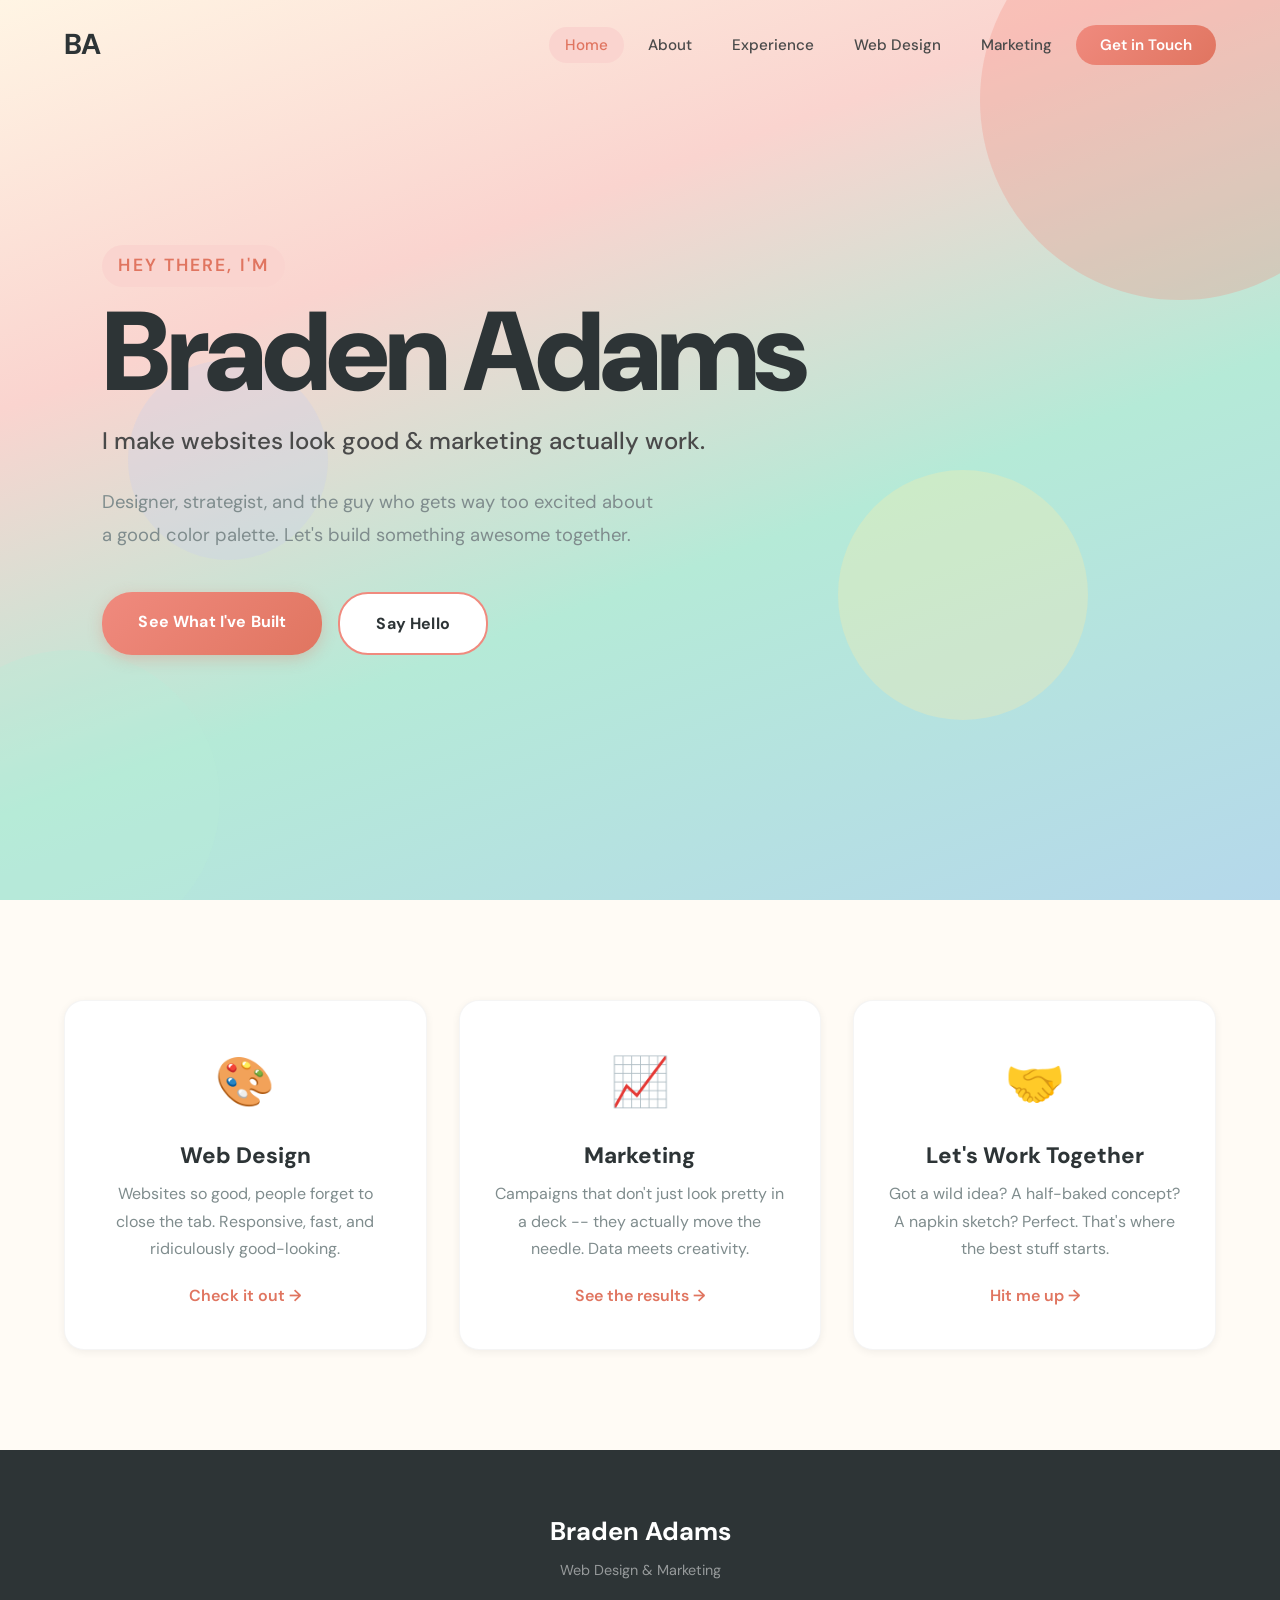
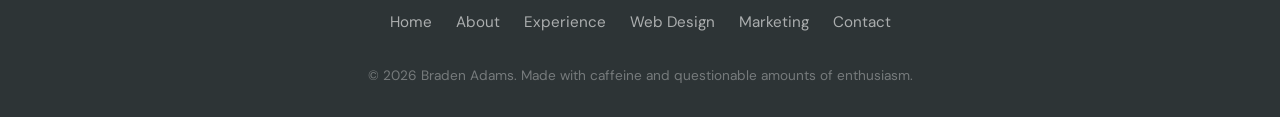
<file: index.html>
<!DOCTYPE html>
<html lang="en">
<head>
  <meta charset="UTF-8">
  <meta name="viewport" content="width=device-width, initial-scale=1.0">
  <title>Braden Adams | Web Design &amp; Marketing</title>
  <link rel="stylesheet" href="styles.css">
  <link rel="preconnect" href="https://fonts.googleapis.com">
  <link rel="preconnect" href="https://fonts.gstatic.com" crossorigin>
  <link href="https://fonts.googleapis.com/css2?family=DM+Sans:wght@300;400;500;600;700;800;900&display=swap" rel="stylesheet">
</head>
<body>

  <nav class="navbar" id="navbar">
    <div class="nav-container">
      <a href="index.html" class="nav-logo">BA</a>
      <button class="nav-toggle" id="navToggle" aria-label="Toggle menu">
        <span></span>
        <span></span>
        <span></span>
      </button>
      <ul class="nav-links" id="navLinks">
        <li><a href="index.html" class="active">Home</a></li>
        <li><a href="about.html">About</a></li>
        <li><a href="experience.html">Experience</a></li>
        <li><a href="web-design.html">Web Design</a></li>
        <li><a href="marketing.html">Marketing</a></li>
        <li><a href="contact.html" class="nav-cta">Get in Touch</a></li>
      </ul>
    </div>
  </nav>

  <section class="hero">
    <div class="hero-bg-shapes">
      <div class="shape shape-1"></div>
      <div class="shape shape-2"></div>
      <div class="shape shape-3"></div>
      <div class="shape shape-4"></div>
    </div>
    <div class="hero-content">
      <p class="hero-greeting">Hey there, I'm</p>
      <h1 class="hero-name">Braden Adams</h1>
      <p class="hero-tagline">I make websites look good &amp; marketing actually work.</p>
      <p class="hero-description">Designer, strategist, and the guy who gets way too excited about a good color palette. Let's build something awesome together.</p>
      <div class="hero-buttons">
        <a href="web-design.html" class="btn btn-primary">See What I've Built</a>
        <a href="contact.html" class="btn btn-secondary">Say Hello</a>
      </div>
    </div>
  </section>

  <section class="section preview">
    <div class="container">
      <div class="preview-grid">

        <div class="preview-card" data-aos>
          <div class="preview-icon">&#127912;</div>
          <h3>Web Design</h3>
          <p>Websites so good, people forget to close the tab. Responsive, fast, and ridiculously good-looking.</p>
          <a href="web-design.html" class="preview-link">Check it out &rarr;</a>
        </div>

        <div class="preview-card" data-aos>
          <div class="preview-icon">&#128200;</div>
          <h3>Marketing</h3>
          <p>Campaigns that don't just look pretty in a deck -- they actually move the needle. Data meets creativity.</p>
          <a href="marketing.html" class="preview-link">See the results &rarr;</a>
        </div>

        <div class="preview-card" data-aos>
          <div class="preview-icon">&#129309;</div>
          <h3>Let's Work Together</h3>
          <p>Got a wild idea? A half-baked concept? A napkin sketch? Perfect. That's where the best stuff starts.</p>
          <a href="contact.html" class="preview-link">Hit me up &rarr;</a>
        </div>

      </div>
    </div>
  </section>

  <footer class="footer">
    <div class="container">
      <div class="footer-content">
        <p class="footer-logo">Braden Adams</p>
        <p class="footer-tagline">Web Design &amp; Marketing</p>
        <div class="footer-links">
          <a href="index.html">Home</a>
          <a href="about.html">About</a>
          <a href="experience.html">Experience</a>
          <a href="web-design.html">Web Design</a>
          <a href="marketing.html">Marketing</a>
          <a href="contact.html">Contact</a>
        </div>
        <p class="footer-copy">&copy; 2026 Braden Adams. Made with caffeine and questionable amounts of enthusiasm.</p>
      </div>
    </div>
  </footer>

  <script src="script.js"></script>
</body>
</html>
</file>
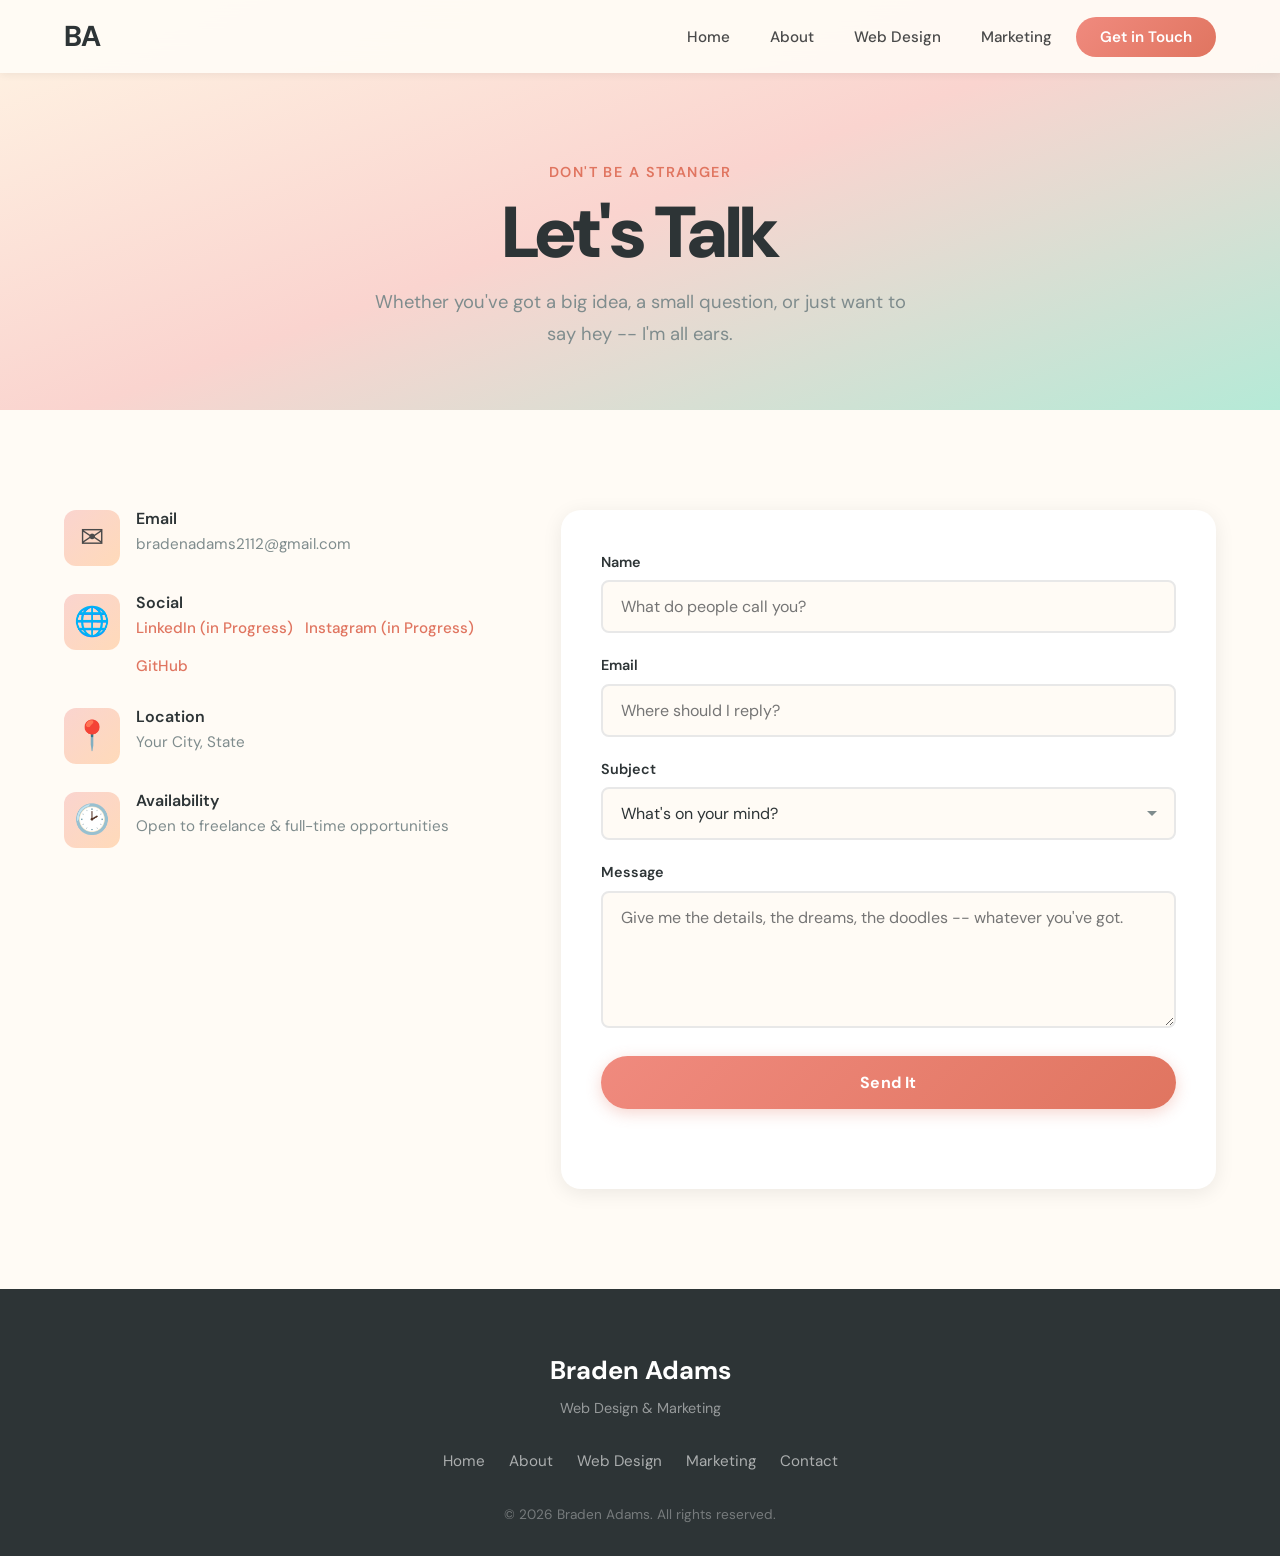
<file: contact.html>
<!DOCTYPE html>
<html lang="en">

<head>
  <meta charset="UTF-8">
  <meta name="viewport" content="width=device-width, initial-scale=1.0">
  <title>Contact | Braden Adams</title>
  <link rel="stylesheet" href="styles.css">
  <link rel="preconnect" href="https://fonts.googleapis.com">
  <link rel="preconnect" href="https://fonts.gstatic.com" crossorigin>
  <link href="https://fonts.googleapis.com/css2?family=DM+Sans:wght@300;400;500;600;700;800;900&display=swap"
    rel="stylesheet">
</head>

<body>

  <nav class="navbar navbar-solid" id="navbar">
    <div class="nav-container">
      <a href="index.html" class="nav-logo">BA</a>
      <button class="nav-toggle" id="navToggle" aria-label="Toggle menu">
        <span></span>
        <span></span>
        <span></span>
      </button>
      <ul class="nav-links" id="navLinks">
        <li><a href="index.html">Home</a></li>
        <li><a href="about.html">About</a></li>
        <li><a href="web-design.html">Web Design</a></li>
        <li><a href="marketing.html">Marketing</a></li>
        <li><a href="contact.html" class="nav-cta active">Get in Touch</a></li>
      </ul>
    </div>
  </nav>

  <header class="page-header">
    <div class="container">
      <p class="section-label">Don't Be a Stranger</p>
      <h1 class="page-title">Let's Talk</h1>
      <p class="page-subtitle">Whether you've got a big idea, a small question, or just want to say hey -- I'm all ears.
      </p>
    </div>
  </header>

  <section class="section contact">
    <div class="container">
      <div class="contact-grid">
        <div class="contact-info">
          <div class="contact-item">
            <div class="contact-icon">&#9993;</div>
            <div>
              <h3>Email</h3>
              <p>bradenadams2112@gmail.com</p>
            </div>
          </div>
          <div class="contact-item">
            <div class="contact-icon">&#127760;</div>
            <div>
              <h3>Social</h3>
              <div class="social-links">
                <a href="#">LinkedIn (in Progress)</a>
                <a href="#">Instagram (in Progress)</a>
                <a href="https://github.com/GooseLord12">GitHub</a>
              </div>
            </div>
          </div>
          <div class="contact-item">
            <div class="contact-icon">&#128205;</div>
            <div>
              <h3>Location</h3>
              <p>Your City, State</p>
            </div>
          </div>
          <div class="contact-item">
            <div class="contact-icon">&#128337;</div>
            <div>
              <h3>Availability</h3>
              <p>Open to freelance &amp; full-time opportunities</p>
            </div>
          </div>
        </div>

        <form class="contact-form" id="contactForm">
          <div class="form-group">
            <label for="name">Name</label>
            <input type="text" id="name" name="name" placeholder="What do people call you?" required>
          </div>
          <div class="form-group">
            <label for="email">Email</label>
            <input type="email" id="email" name="email" placeholder="Where should I reply?" required>
          </div>
          <div class="form-group">
            <label for="subject">Subject</label>
            <select id="subject" name="subject" required>
              <option value="" disabled selected>What's on your mind?</option>
              <option value="Web Design Project">Web Design Project</option>
              <option value="Marketing Strategy">Marketing Strategy</option>
              <option value="Branding">Branding</option>
              <option value="Collaboration">Collaboration</option>
              <option value="Other">Other</option>
            </select>
          </div>
          <div class="form-group">
            <label for="message">Message</label>
            <textarea id="message" name="message" rows="5"
              placeholder="Give me the details, the dreams, the doodles -- whatever you've got." required></textarea>
          </div>
          <button type="submit" class="btn btn-primary btn-full">Send It</button>
          <div class="form-status" id="formStatus"></div>
        </form>
      </div>
    </div>
  </section>

  <footer class="footer">
    <div class="container">
      <div class="footer-content">
        <p class="footer-logo">Braden Adams</p>
        <p class="footer-tagline">Web Design &amp; Marketing</p>
        <div class="footer-links">
          <a href="index.html">Home</a>
          <a href="about.html">About</a>
          <a href="web-design.html">Web Design</a>
          <a href="marketing.html">Marketing</a>
          <a href="contact.html">Contact</a>
        </div>
        <p class="footer-copy">&copy; 2026 Braden Adams. All rights reserved.</p>
      </div>
    </div>
  </footer>

  <script src="script.js"></script>
</body>

</html>
</file>
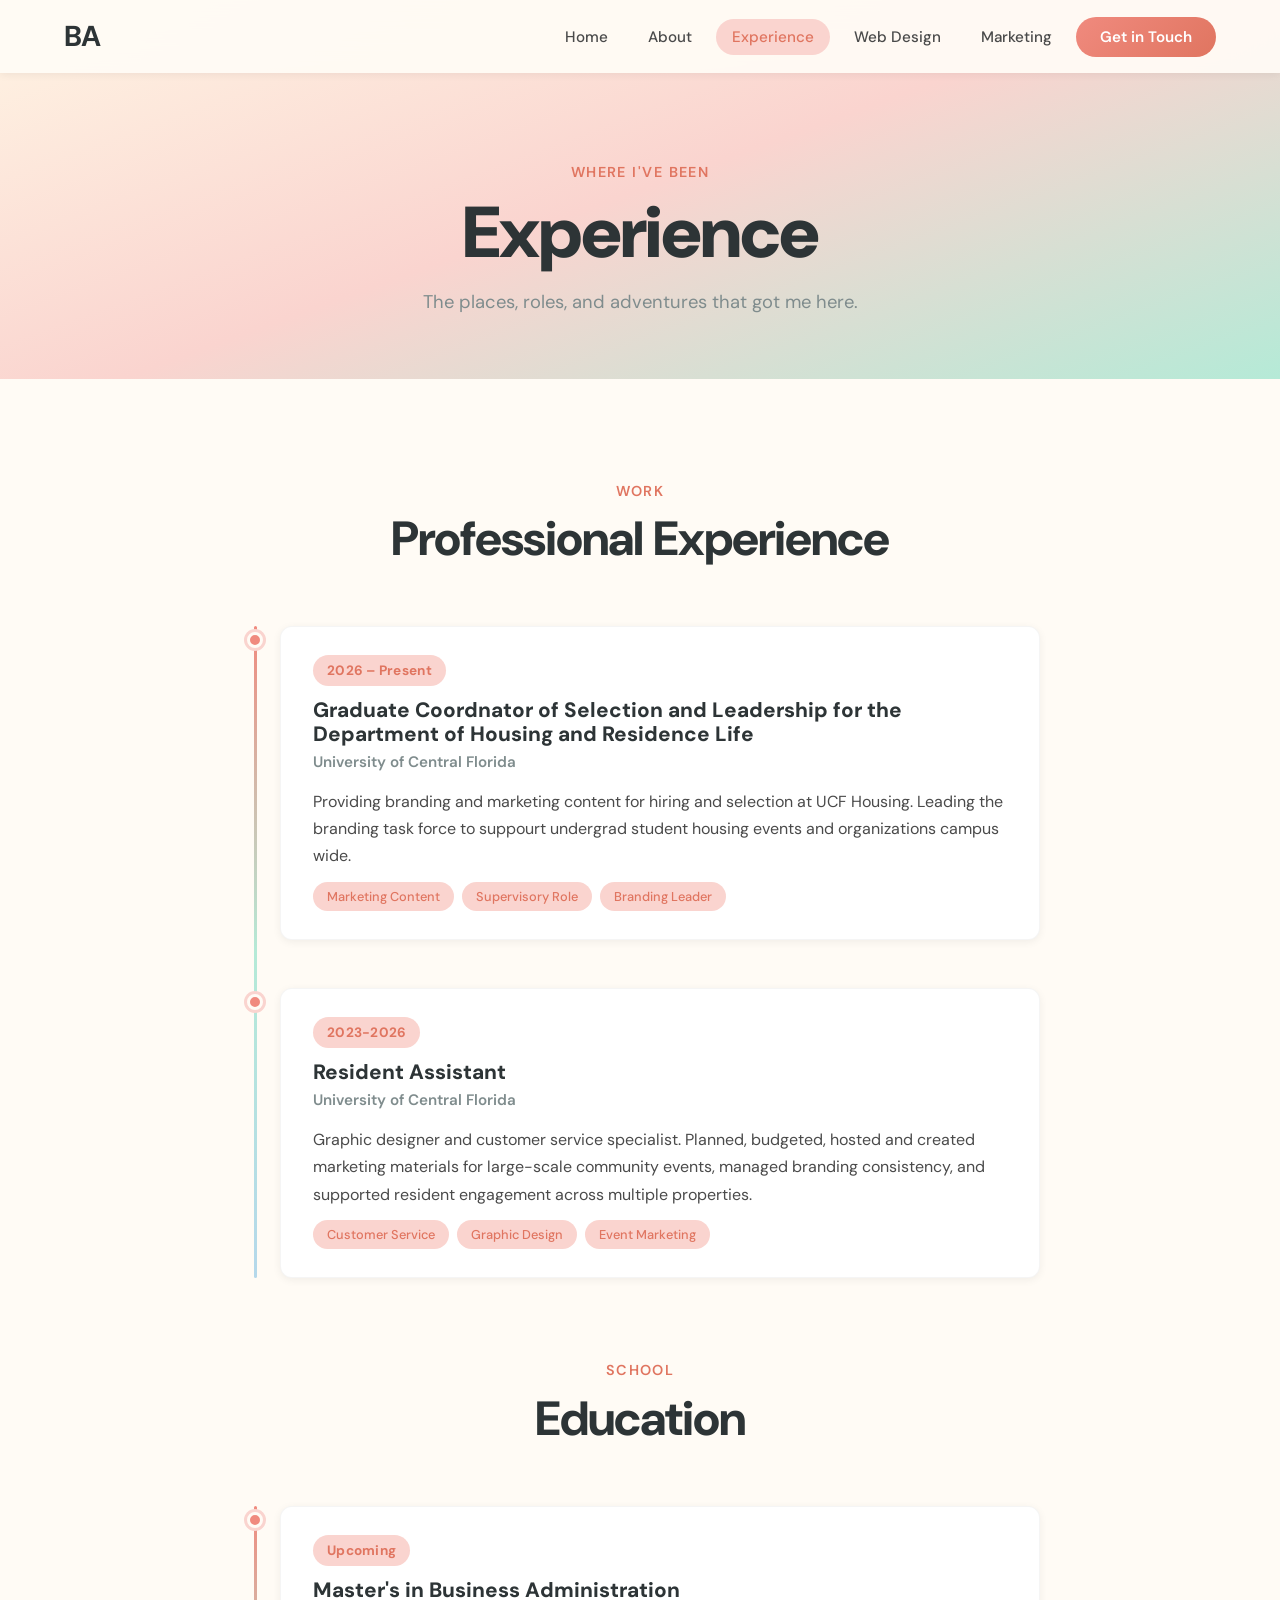
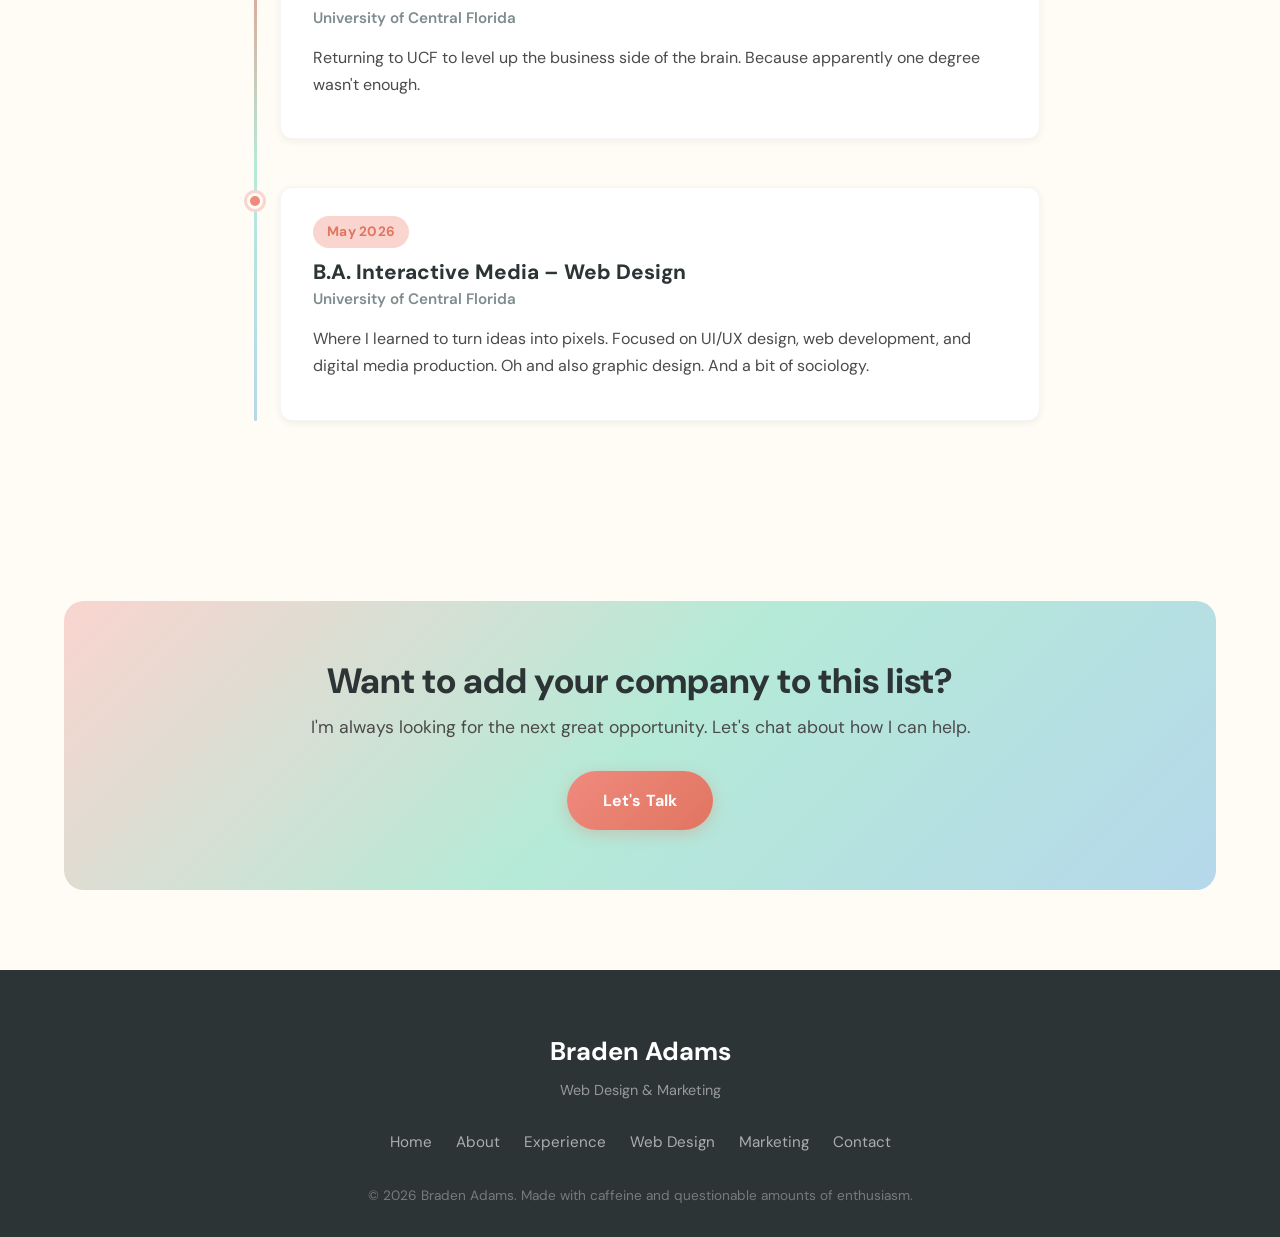
<file: experience.html>
<!DOCTYPE html>
<html lang="en">

<head>
  <meta charset="UTF-8">
  <meta name="viewport" content="width=device-width, initial-scale=1.0">
  <title>Experience | Braden Adams</title>
  <link rel="stylesheet" href="styles.css">
  <link rel="preconnect" href="https://fonts.googleapis.com">
  <link rel="preconnect" href="https://fonts.gstatic.com" crossorigin>
  <link href="https://fonts.googleapis.com/css2?family=DM+Sans:wght@300;400;500;600;700;800;900&display=swap"
    rel="stylesheet">
</head>

<body>

  <nav class="navbar navbar-solid" id="navbar">
    <div class="nav-container">
      <a href="index.html" class="nav-logo">BA</a>
      <button class="nav-toggle" id="navToggle" aria-label="Toggle menu">
        <span></span>
        <span></span>
        <span></span>
      </button>
      <ul class="nav-links" id="navLinks">
        <li><a href="index.html">Home</a></li>
        <li><a href="about.html">About</a></li>
        <li><a href="experience.html" class="active">Experience</a></li>
        <li><a href="web-design.html">Web Design</a></li>
        <li><a href="marketing.html">Marketing</a></li>
        <li><a href="contact.html" class="nav-cta">Get in Touch</a></li>
      </ul>
    </div>
  </nav>

  <header class="page-header">
    <div class="container">
      <p class="section-label">Where I've Been</p>
      <h1 class="page-title">Experience</h1>
      <p class="page-subtitle">The places, roles, and adventures that got me here.</p>
    </div>
  </header>

  <section class="section experience">
    <div class="container">

      <div class="section-header">
        <p class="section-label">Work</p>
        <h2 class="section-title">Professional Experience</h2>
      </div>

      <div class="timeline">

        <div class="timeline-item" data-aos>
          <div class="timeline-marker"></div>
          <div class="timeline-content">
            <span class="timeline-date">2026 &ndash; Present</span>
            <h3>Graduate Coordnator of Selection and Leadership for the Department of Housing and Residence Life</h3>
            <p class="timeline-role">University of Central Florida</p>
            <p>Providing branding and marketing content for hiring and selection at UCF Housing. Leading the branding
              task force to suppourt undergrad student housing events and organizations campus wide. </p>
            <div class="project-tags">
              <span>Marketing Content</span>
              <span>Supervisory Role</span>
              <span>Branding Leader</span>
            </div>
          </div>
        </div>

        <div class="timeline-item" data-aos>
          <div class="timeline-marker"></div>
          <div class="timeline-content">
            <span class="timeline-date">2023-2026</span>
            <h3>Resident Assistant</h3>
            <p class="timeline-role">University of Central Florida</p>
            <p>Graphic designer and customer service specialist. Planned, budgeted, hosted and created marketing
              materials for large-scale community
              events, managed branding consistency, and supported resident engagement across multiple properties.
            </p>
            <div class="project-tags">
              <span>Customer Service</span>
              <span>Graphic Design</span>
              <span>Event Marketing</span>
            </div>
          </div>
        </div>



      </div>

      <div class="section-header" style="margin-top: 80px;">
        <p class="section-label">School</p>
        <h2 class="section-title">Education</h2>
      </div>

      <div class="timeline">

        <div class="timeline-item" data-aos>
          <div class="timeline-marker"></div>
          <div class="timeline-content">
            <span class="timeline-date">Upcoming</span>
            <h3>Master's in Business Administration</h3>
            <p class="timeline-role">University of Central Florida</p>
            <p>Returning to UCF to level up the business side of the brain. Because apparently one degree wasn't enough.
            </p>
          </div>
        </div>

        <div class="timeline-item" data-aos>
          <div class="timeline-marker"></div>
          <div class="timeline-content">
            <span class="timeline-date">May 2026</span>
            <h3>B.A. Interactive Media &ndash; Web Design</h3>
            <p class="timeline-role">University of Central Florida</p>
            <p>Where I learned to turn ideas into pixels. Focused on UI/UX design, web development, and digital media
              production. Oh and also graphic design. And a bit of sociology.</p>
          </div>
        </div>

      </div>

    </div>
  </section>

  <section class="section cta-section">
    <div class="container">
      <div class="cta-box">
        <h2>Want to add your company to this list?</h2>
        <p>I'm always looking for the next great opportunity. Let's chat about how I can help.</p>
        <a href="contact.html" class="btn btn-primary">Let's Talk</a>
      </div>
    </div>
  </section>

  <footer class="footer">
    <div class="container">
      <div class="footer-content">
        <p class="footer-logo">Braden Adams</p>
        <p class="footer-tagline">Web Design &amp; Marketing</p>
        <div class="footer-links">
          <a href="index.html">Home</a>
          <a href="about.html">About</a>
          <a href="experience.html">Experience</a>
          <a href="web-design.html">Web Design</a>
          <a href="marketing.html">Marketing</a>
          <a href="contact.html">Contact</a>
        </div>
        <p class="footer-copy">&copy; 2026 Braden Adams. Made with caffeine and questionable amounts of enthusiasm.</p>
      </div>
    </div>
  </footer>

  <script src="script.js"></script>
</body>

</html>
</file>
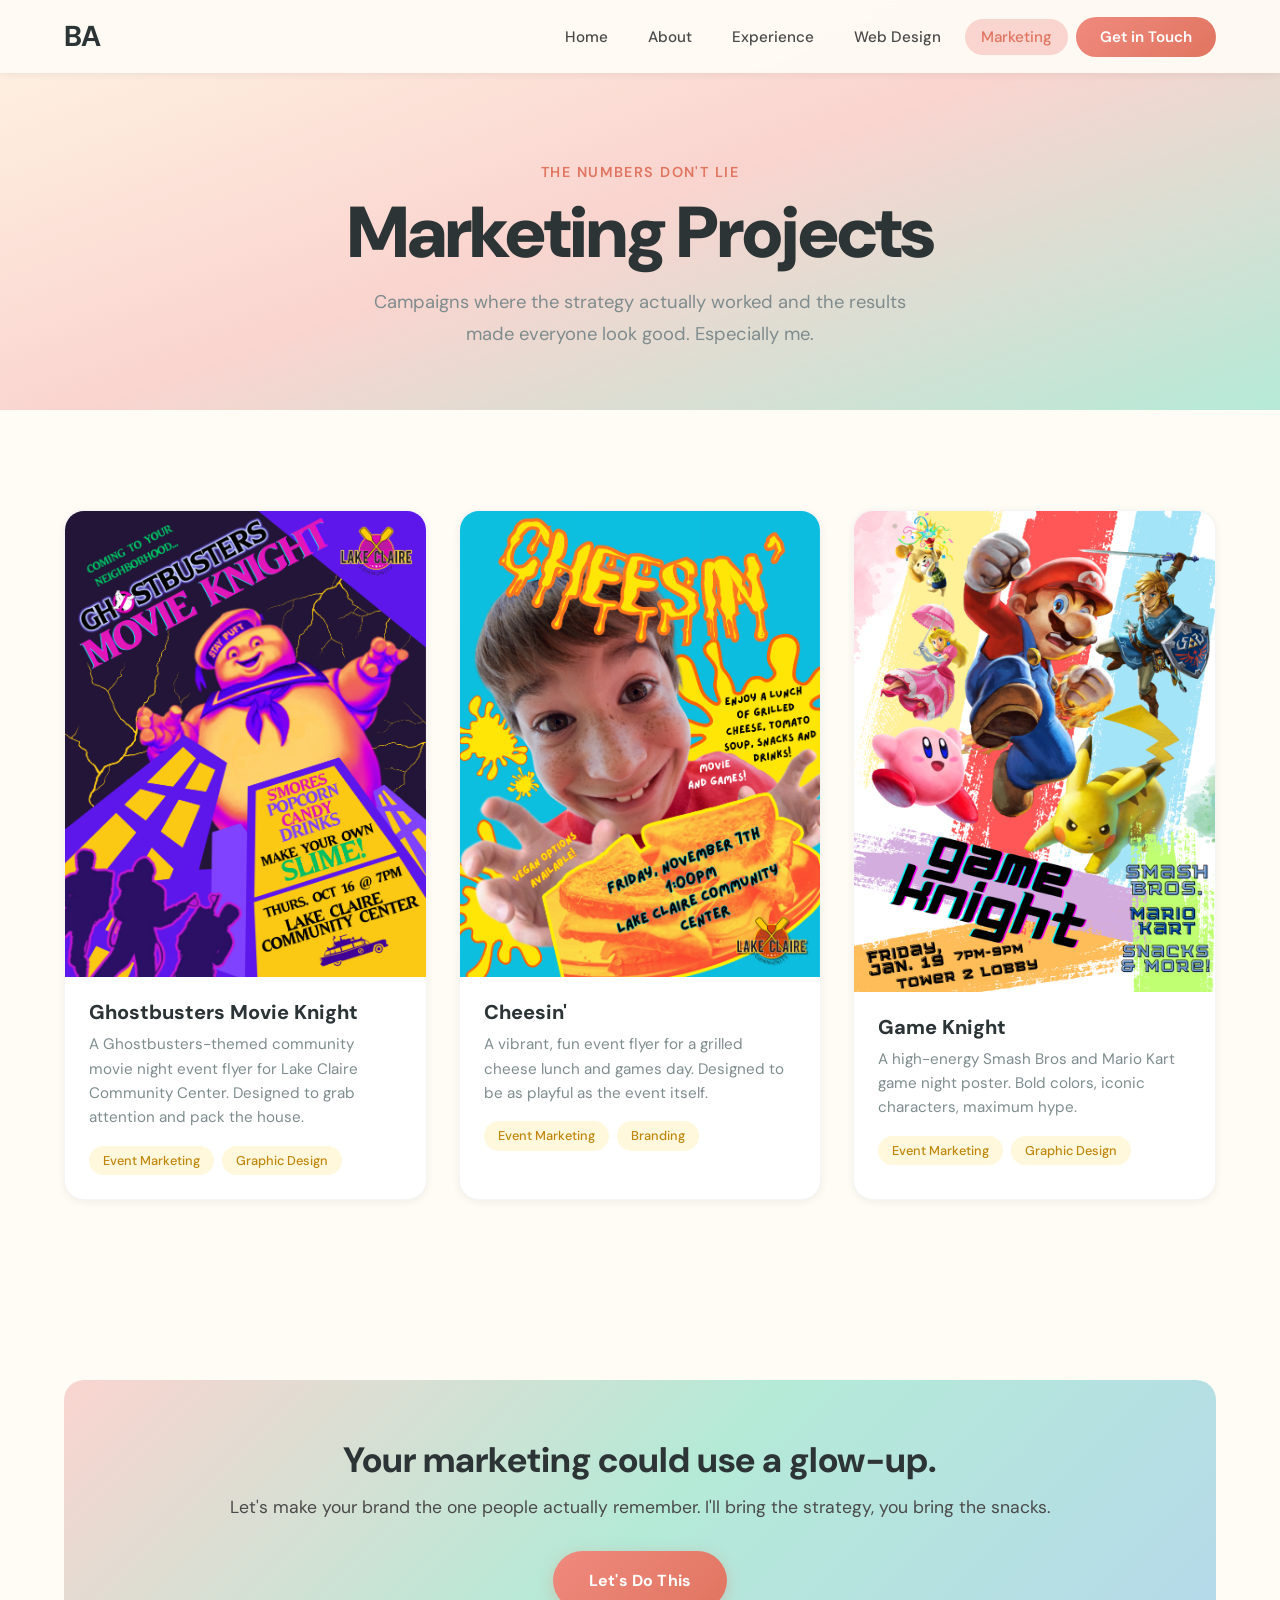
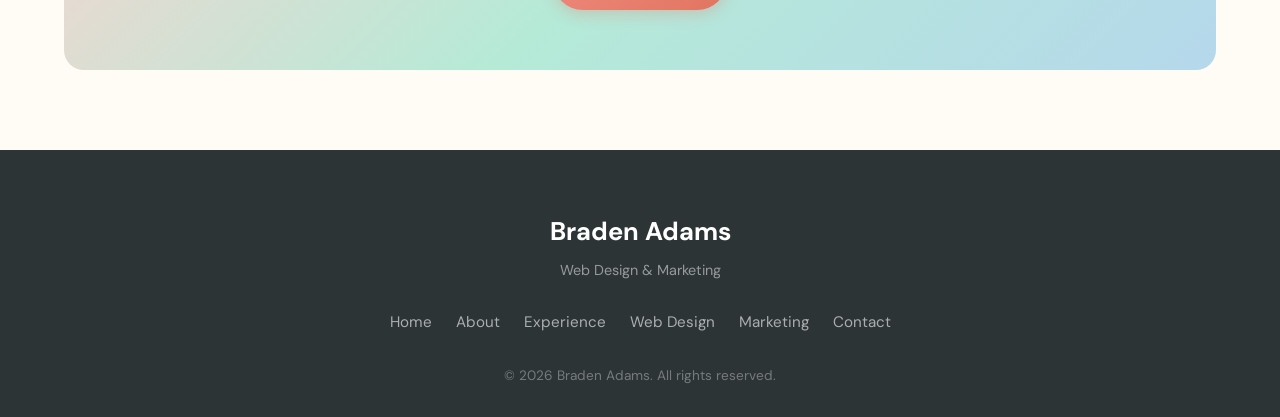
<file: marketing.html>
<!DOCTYPE html>
<html lang="en">
<head>
  <meta charset="UTF-8">
  <meta name="viewport" content="width=device-width, initial-scale=1.0">
  <title>Marketing Projects | Braden Adams</title>
  <link rel="stylesheet" href="styles.css">
  <link rel="preconnect" href="https://fonts.googleapis.com">
  <link rel="preconnect" href="https://fonts.gstatic.com" crossorigin>
  <link href="https://fonts.googleapis.com/css2?family=DM+Sans:wght@300;400;500;600;700;800;900&display=swap" rel="stylesheet">
</head>
<body>

  <nav class="navbar navbar-solid" id="navbar">
    <div class="nav-container">
      <a href="index.html" class="nav-logo">BA</a>
      <button class="nav-toggle" id="navToggle" aria-label="Toggle menu">
        <span></span>
        <span></span>
        <span></span>
      </button>
      <ul class="nav-links" id="navLinks">
        <li><a href="index.html">Home</a></li>
        <li><a href="about.html">About</a></li>
        <li><a href="experience.html">Experience</a></li>
        <li><a href="web-design.html">Web Design</a></li>
        <li><a href="marketing.html" class="active">Marketing</a></li>
        <li><a href="contact.html" class="nav-cta">Get in Touch</a></li>
      </ul>
    </div>
  </nav>

  <header class="page-header">
    <div class="container">
      <p class="section-label">The Numbers Don't Lie</p>
      <h1 class="page-title">Marketing Projects</h1>
      <p class="page-subtitle">Campaigns where the strategy actually worked and the results made everyone look good. Especially me.</p>
    </div>
  </header>

  <section class="section projects">
    <div class="container">
      <div class="projects-grid">

        <article class="project-card marketing-card" data-aos>
          <div class="project-image">
            <img src="movie-knight.png" alt="Movie Knight" class="project-img project-img-poster">
          </div>
          <div class="project-info">
            <h3>Ghostbusters Movie Knight</h3>
            <p>A Ghostbusters-themed community movie night event flyer for Lake Claire Community Center. Designed to grab attention and pack the house.</p>
            <div class="project-tags">
              <span>Event Marketing</span>
              <span>Graphic Design</span>
            </div>
          </div>
        </article>

        <article class="project-card marketing-card" data-aos>
          <div class="project-image">
            <img src="cheesin.png" alt="Cheesin'" class="project-img project-img-poster">
          </div>
          <div class="project-info">
            <h3>Cheesin'</h3>
            <p>A vibrant, fun event flyer for a grilled cheese lunch and games day. Designed to be as playful as the event itself.</p>
            <div class="project-tags">
              <span>Event Marketing</span>
              <span>Branding</span>
            </div>
          </div>
        </article>

        <article class="project-card marketing-card" data-aos>
          <div class="project-image">
            <img src="game-knight.png" alt="Game Knight" class="project-img project-img-poster">
          </div>
          <div class="project-info">
            <h3>Game Knight</h3>
            <p>A high-energy Smash Bros and Mario Kart game night poster. Bold colors, iconic characters, maximum hype.</p>
            <div class="project-tags">
              <span>Event Marketing</span>
              <span>Graphic Design</span>
            </div>
          </div>
        </article>

      </div>
    </div>
  </section>

  <section class="section cta-section">
    <div class="container">
      <div class="cta-box">
        <h2>Your marketing could use a glow-up.</h2>
        <p>Let's make your brand the one people actually remember. I'll bring the strategy, you bring the snacks.</p>
        <a href="contact.html" class="btn btn-primary">Let's Do This</a>
      </div>
    </div>
  </section>

  <footer class="footer">
    <div class="container">
      <div class="footer-content">
        <p class="footer-logo">Braden Adams</p>
        <p class="footer-tagline">Web Design &amp; Marketing</p>
        <div class="footer-links">
          <a href="index.html">Home</a>
          <a href="about.html">About</a>
          <a href="experience.html">Experience</a>
          <a href="web-design.html">Web Design</a>
          <a href="marketing.html">Marketing</a>
          <a href="contact.html">Contact</a>
        </div>
        <p class="footer-copy">&copy; 2026 Braden Adams. All rights reserved.</p>
      </div>
    </div>
  </footer>

  <script src="script.js"></script>
</body>
</html>
</file>
<file: styles.css>
:root {
  --coral: #F08A7E;
  --coral-light: #FAD4CF;
  --mint: #B5EAD7;
  --mint-dark: #7DCBB0;
  --peach: #FFDAB9;
  --lavender: #C7CEEA;
  --sky: #B5D8EB;
  --sand: #FFF5E4;
  --yellow: #FFEAA7;
  --yellow-soft: #FFF8DC;
  --teal: #88D8B0;
  --coral-accent: #E07560;

  --text-dark: #2D3436;
  --text-body: #4A4A4A;
  --text-light: #7F8C8D;
  --white: #FFFFFF;
  --off-white: #FFFBF5;
  --bg-cream: #FFF9F0;

  --font-display: 'DM Sans', -apple-system, BlinkMacSystemFont, sans-serif;
  --font-body: 'DM Sans', -apple-system, BlinkMacSystemFont, sans-serif;

  --shadow-sm: 0 2px 8px rgba(0, 0, 0, 0.06);
  --shadow-md: 0 4px 20px rgba(0, 0, 0, 0.08);
  --shadow-lg: 0 8px 40px rgba(0, 0, 0, 0.1);
  --shadow-glow: 0 4px 30px rgba(224, 117, 96, 0.25);

  --radius-sm: 8px;
  --radius-md: 12px;
  --radius-lg: 20px;
  --radius-xl: 30px;

  --transition: 0.3s ease;
}

*, *::before, *::after {
  margin: 0;
  padding: 0;
  box-sizing: border-box;
}

html {
  scroll-behavior: smooth;
  scroll-padding-top: 80px;
}

body {
  font-family: var(--font-body);
  color: var(--text-body);
  background-color: var(--off-white);
  line-height: 1.7;
  -webkit-font-smoothing: antialiased;
}

img {
  max-width: 100%;
  display: block;
}

a {
  text-decoration: none;
  color: inherit;
  transition: var(--transition);
}

ul {
  list-style: none;
}

.container {
  max-width: 1200px;
  margin: 0 auto;
  padding: 0 24px;
}

.section {
  padding: 100px 0;
}

h1, h2, h3 {
  font-family: var(--font-display);
  color: var(--text-dark);
  line-height: 1.15;
  font-weight: 800;
}

.navbar {
  position: fixed;
  top: 0;
  left: 0;
  right: 0;
  z-index: 1000;
  padding: 20px 0;
  transition: all 0.4s ease;
}

.navbar.scrolled,
.navbar-solid {
  background: rgba(255, 251, 245, 0.95);
  backdrop-filter: blur(20px);
  padding: 12px 0;
  box-shadow: var(--shadow-sm);
}

.nav-container {
  max-width: 1200px;
  margin: 0 auto;
  padding: 0 24px;
  display: flex;
  align-items: center;
  justify-content: space-between;
}

.nav-logo {
  font-family: var(--font-display);
  font-size: 1.8rem;
  font-weight: 700;
  color: var(--text-dark);
  letter-spacing: -0.02em;
}

.nav-logo:hover {
  color: var(--coral-accent);
  transform: scale(1.05);
}

.nav-links {
  display: flex;
  align-items: center;
  gap: 8px;
}

.nav-links a {
  padding: 8px 16px;
  border-radius: var(--radius-xl);
  font-size: 0.95rem;
  font-weight: 500;
  color: var(--text-body);
}

.nav-links a:hover,
.nav-links a.active {
  color: var(--coral-accent);
  background: var(--coral-light);
}

.nav-cta {
  background: linear-gradient(135deg, var(--coral), var(--coral-accent)) !important;
  color: var(--white) !important;
  padding: 10px 24px !important;
  font-weight: 600 !important;
}

.nav-cta:hover {
  transform: translateY(-2px);
  box-shadow: var(--shadow-glow);
  background: linear-gradient(135deg, var(--coral-accent), var(--coral)) !important;
  color: var(--white) !important;
}

.nav-toggle {
  display: none;
  flex-direction: column;
  gap: 5px;
  background: none;
  border: none;
  cursor: pointer;
  padding: 4px;
}

.nav-toggle span {
  width: 24px;
  height: 2px;
  background: var(--text-dark);
  border-radius: 2px;
  transition: var(--transition);
}

.hero {
  min-height: 100vh;
  display: flex;
  align-items: center;
  justify-content: flex-start;
  text-align: left;
  position: relative;
  overflow: hidden;
  background: linear-gradient(160deg, var(--sand) 0%, var(--coral-light) 30%, var(--mint) 60%, var(--sky) 100%);
}

.hero-bg-shapes {
  position: absolute;
  inset: 0;
  pointer-events: none;
}

.shape {
  position: absolute;
  border-radius: 50%;
  opacity: 0.3;
  animation: float 12s infinite ease-in-out;
}

.shape-1 {
  width: 400px;
  height: 400px;
  background: var(--coral);
  top: -100px;
  right: -100px;
  animation-delay: 0s;
}

.shape-2 {
  width: 300px;
  height: 300px;
  background: var(--mint);
  bottom: -50px;
  left: -80px;
  animation-delay: -5s;
}

.shape-3 {
  width: 200px;
  height: 200px;
  background: var(--lavender);
  top: 40%;
  left: 10%;
  animation-delay: -10s;
}

.shape-4 {
  width: 250px;
  height: 250px;
  background: var(--yellow);
  bottom: 20%;
  right: 15%;
  animation-delay: -15s;
}


@keyframes float {
  0%, 100% { transform: translate(0, 0) scale(1); }
  25% { transform: translate(40px, -40px) scale(1.08); }
  50% { transform: translate(-30px, 30px) scale(0.92); }
  75% { transform: translate(25px, 15px) scale(1.04); }
}

@keyframes slideUp {
  from { opacity: 0; transform: translateY(40px); }
  to { opacity: 1; transform: translateY(0); }
}

.hero-greeting {
  animation: slideUp 0.6s ease-out 0.2s both;
}

.hero-name {
  animation: slideUp 0.6s ease-out 0.4s both;
}

.hero-tagline {
  animation: slideUp 0.6s ease-out 0.6s both;
}

.hero-description {
  animation: slideUp 0.6s ease-out 0.8s both;
}

.hero-buttons {
  animation: slideUp 0.6s ease-out 1s both;
}


.hero-content {
  position: relative;
  z-index: 2;
  max-width: 900px;
  padding: 0 24px 0 clamp(40px, 8vw, 120px);
}

.hero-greeting {
  font-size: 1.1rem;
  font-weight: 600;
  color: var(--coral-accent);
  margin-bottom: 12px;
  letter-spacing: 0.12em;
  text-transform: uppercase;
  display: inline-block;
  background: var(--coral-light);
  padding: 6px 16px;
  border-radius: var(--radius-xl);
}

.hero-name {
  font-size: clamp(3.5rem, 10vw, 7rem);
  font-weight: 900;
  color: var(--text-dark);
  margin-bottom: 16px;
  letter-spacing: -0.04em;
  line-height: 0.95;
}

.hero-tagline {
  font-size: 1.5rem;
  font-weight: 500;
  color: var(--text-body);
  margin-bottom: 24px;
}

.hero-description {
  font-size: 1.15rem;
  color: var(--text-light);
  max-width: 560px;
  margin: 0 0 40px;
  line-height: 1.8;
}

.hero-buttons {
  display: flex;
  gap: 16px;
  justify-content: flex-start;
  flex-wrap: wrap;
}

.btn {
  display: inline-block;
  padding: 16px 36px;
  border-radius: var(--radius-xl);
  font-family: var(--font-body);
  font-size: 1rem;
  font-weight: 700;
  cursor: pointer;
  border: none;
  transition: all 0.3s cubic-bezier(0.4, 0, 0.2, 1);
  letter-spacing: 0.01em;
}

.btn-primary {
  background: linear-gradient(135deg, var(--coral), var(--coral-accent));
  color: var(--white);
  box-shadow: 0 4px 15px rgba(224, 117, 96, 0.3);
}

.btn-primary:hover {
  transform: translateY(-3px) scale(1.03);
  box-shadow: 0 8px 30px rgba(224, 117, 96, 0.45);
}

.btn-primary:active {
  transform: translateY(0) scale(0.97);
  box-shadow: 0 2px 10px rgba(224, 117, 96, 0.3);
}

.btn-secondary {
  background: var(--white);
  color: var(--text-dark);
  border: 2px solid var(--coral);
}

.btn-secondary:hover {
  background: var(--coral-light);
  transform: translateY(-3px) scale(1.03);
}

.btn-secondary:active {
  transform: translateY(0) scale(0.97);
}

.btn-small {
  padding: 10px 22px;
  font-size: 0.9rem;
  background: var(--white);
  color: var(--text-dark);
  border-radius: var(--radius-xl);
}

.btn-small:hover {
  background: var(--coral);
  color: var(--white);
}

.btn-full {
  width: 100%;
  text-align: center;
}

.page-header {
  padding: 160px 0 60px;
  background: linear-gradient(160deg, var(--sand) 0%, var(--coral-light) 50%, var(--mint) 100%);
  text-align: center;
}

.page-title {
  font-size: clamp(2.8rem, 6vw, 4.5rem);
  font-weight: 900;
  letter-spacing: -0.03em;
  margin-bottom: 12px;
}

.page-subtitle {
  font-size: 1.15rem;
  color: var(--text-light);
  max-width: 550px;
  margin: 0 auto;
}

.section-header {
  text-align: center;
  margin-bottom: 60px;
}

.section-label {
  font-size: 0.9rem;
  font-weight: 600;
  color: var(--coral-accent);
  text-transform: uppercase;
  letter-spacing: 0.1em;
  margin-bottom: 8px;
}

.section-title {
  font-size: clamp(2rem, 4vw, 3rem);
  font-weight: 800;
  letter-spacing: -0.02em;
  margin-bottom: 12px;
}

.section-subtitle {
  font-size: 1.1rem;
  color: var(--text-light);
  max-width: 550px;
  margin: 0 auto;
}

.preview-grid {
  display: grid;
  grid-template-columns: repeat(auto-fit, minmax(300px, 1fr));
  gap: 32px;
}

.preview-card {
  background: var(--white);
  border-radius: var(--radius-lg);
  padding: 40px 32px;
  text-align: center;
  box-shadow: var(--shadow-sm);
  transition: all 0.35s cubic-bezier(0.4, 0, 0.2, 1);
  border: 1px solid rgba(0,0,0,0.04);
}

.preview-card:hover {
  transform: translateY(-10px) scale(1.02);
  box-shadow: var(--shadow-lg);
}

.preview-icon {
  font-size: 3rem;
  margin-bottom: 20px;
  transition: transform 0.4s cubic-bezier(0.4, 0, 0.2, 1);
}

.preview-card:hover .preview-icon {
  transform: scale(1.2) rotate(-5deg);
}

.preview-card h3 {
  font-size: 1.4rem;
  margin-bottom: 12px;
}

.preview-card p {
  color: var(--text-light);
  margin-bottom: 20px;
  line-height: 1.7;
}

.preview-link {
  font-weight: 600;
  color: var(--coral-accent);
}

.preview-link:hover {
  color: var(--coral);
}

.about-grid {
  display: grid;
  grid-template-columns: 1fr 1.5fr;
  gap: 60px;
  align-items: start;
}

.about-photo {
  width: 100%;
  aspect-ratio: 3 / 4;
  object-fit: cover;
  border-radius: var(--radius-lg);
  box-shadow: var(--shadow-md);
}

.about-image-placeholder {
  width: 100%;
  aspect-ratio: 3 / 4;
  background: linear-gradient(135deg, var(--coral-light), var(--mint), var(--lavender));
  border-radius: var(--radius-lg);
  display: flex;
  align-items: center;
  justify-content: center;
  font-size: 1.1rem;
  color: var(--text-light);
  font-weight: 500;
  box-shadow: var(--shadow-md);
}

.about-text h2 {
  font-size: 2rem;
  margin-bottom: 20px;
}

.about-intro {
  font-size: 1.15rem;
  font-weight: 400;
  color: var(--text-dark);
  margin-bottom: 16px;
}

.about-text p {
  margin-bottom: 16px;
  line-height: 1.8;
}

.skills-grid {
  display: grid;
  grid-template-columns: repeat(auto-fit, minmax(280px, 1fr));
  gap: 28px;
}

.skill-card {
  background: var(--white);
  border-radius: var(--radius-md);
  padding: 32px 28px;
  box-shadow: var(--shadow-sm);
  border: 1px solid rgba(0,0,0,0.04);
  transition: all 0.4s ease;
}

.skill-card:hover {
  transform: translateY(-8px) scale(1.02);
  box-shadow: var(--shadow-md);
}

.skill-icon {
  font-size: 2.5rem;
  margin-bottom: 16px;
  transition: transform 0.4s cubic-bezier(0.4, 0, 0.2, 1);
}

.skill-card:hover .skill-icon {
  transform: scale(1.15) rotate(5deg);
}

.skill-card h3 {
  font-size: 1.2rem;
  margin-bottom: 8px;
}

.skill-card p {
  color: var(--text-light);
  font-size: 0.95rem;
  line-height: 1.6;
}

.projects-grid {
  display: grid;
  grid-template-columns: repeat(auto-fit, minmax(340px, 1fr));
  gap: 32px;
}

.project-card {
  background: var(--white);
  border-radius: var(--radius-lg);
  overflow: hidden;
  box-shadow: var(--shadow-sm);
  transition: all 0.4s ease;
  border: 1px solid rgba(0,0,0,0.04);
}

.project-card:hover {
  transform: translateY(-10px) scale(1.01);
  box-shadow: var(--shadow-lg);
}

.project-image {
  position: relative;
  overflow: hidden;
}

.project-img {
  width: 100%;
  height: 240px;
  object-fit: cover;
  object-position: top;
  transition: transform 0.5s ease;
}

.project-img-poster {
  height: auto;
  object-fit: contain;
  background: var(--off-white);
}

.project-card:hover .project-img {
  transform: scale(1.05);
}

.project-placeholder {
  width: 100%;
  height: 240px;
  background: linear-gradient(135deg, var(--sky), var(--mint), var(--lavender));
  display: flex;
  align-items: center;
  justify-content: center;
  font-size: 1rem;
  color: var(--text-light);
  font-weight: 500;
  transition: transform 0.5s ease;
}

.marketing-placeholder {
  background: linear-gradient(135deg, var(--coral-light), var(--peach), var(--yellow));
}

.project-card:hover .project-placeholder {
  transform: scale(1.05);
}

.project-overlay {
  position: absolute;
  inset: 0;
  background: rgba(45, 52, 54, 0.6);
  display: flex;
  align-items: center;
  justify-content: center;
  opacity: 0;
  transition: opacity 0.4s ease;
}

.project-card:hover .project-overlay {
  opacity: 1;
}

.project-info {
  padding: 24px;
}

.project-info h3 {
  font-size: 1.25rem;
  margin-bottom: 8px;
}

.project-info p {
  color: var(--text-light);
  font-size: 0.95rem;
  margin-bottom: 16px;
  line-height: 1.6;
}

.project-tags {
  display: flex;
  flex-wrap: wrap;
  gap: 8px;
}

.project-tags span {
  padding: 4px 14px;
  border-radius: var(--radius-xl);
  font-size: 0.8rem;
  font-weight: 500;
  background: var(--coral-light);
  color: var(--coral-accent);
  transition: all 0.25s ease;
}

.project-tags span:hover {
  transform: translateY(-2px) scale(1.05);
  box-shadow: var(--shadow-sm);
}

.timeline {
  position: relative;
  padding-left: 40px;
  max-width: 800px;
  margin: 0 auto;
}

.timeline::before {
  content: '';
  position: absolute;
  left: 14px;
  top: 0;
  bottom: 0;
  width: 3px;
  background: linear-gradient(180deg, var(--coral), var(--mint), var(--sky));
  border-radius: 3px;
}

.timeline-item {
  position: relative;
  margin-bottom: 48px;
}

.timeline-item:last-child {
  margin-bottom: 0;
}

.timeline-marker {
  position: absolute;
  left: -33px;
  top: 6px;
  width: 16px;
  height: 16px;
  border-radius: 50%;
  background: var(--coral);
  border: 3px solid var(--off-white);
  box-shadow: 0 0 0 3px var(--coral-light);
  transition: all 0.3s ease;
}

.timeline-item:hover .timeline-marker {
  transform: scale(1.3);
  background: var(--coral-accent);
}

.timeline-content {
  background: var(--white);
  border-radius: var(--radius-md);
  padding: 28px 32px;
  box-shadow: var(--shadow-sm);
  border: 1px solid rgba(0,0,0,0.04);
  transition: all 0.35s cubic-bezier(0.4, 0, 0.2, 1);
}

.timeline-content:hover {
  transform: translateY(-4px);
  box-shadow: var(--shadow-md);
}

.timeline-date {
  display: inline-block;
  font-size: 0.85rem;
  font-weight: 700;
  color: var(--coral-accent);
  background: var(--coral-light);
  padding: 4px 14px;
  border-radius: var(--radius-xl);
  margin-bottom: 12px;
  letter-spacing: 0.02em;
}

.timeline-content h3 {
  font-size: 1.3rem;
  margin-bottom: 4px;
}

.timeline-role {
  font-size: 0.95rem;
  font-weight: 600;
  color: var(--text-light);
  margin-bottom: 12px;
}

.timeline-content p {
  margin-bottom: 12px;
  line-height: 1.7;
}

.timeline-content .project-tags {
  margin-top: 8px;
}

@media (max-width: 768px) {
  .timeline {
    padding-left: 30px;
  }

  .timeline::before {
    left: 10px;
  }

  .timeline-marker {
    left: -26px;
    width: 14px;
    height: 14px;
  }

  .timeline-content {
    padding: 20px 24px;
  }
}

.marketing-card .project-tags span {
  background: var(--yellow-soft);
  color: #C0860B;
}

.project-stats {
  display: flex;
  gap: 24px;
  margin-bottom: 16px;
  padding: 12px 0;
  border-top: 1px solid rgba(0,0,0,0.06);
  border-bottom: 1px solid rgba(0,0,0,0.06);
}

.stat {
  display: flex;
  flex-direction: column;
}

.stat-number {
  font-family: var(--font-display);
  font-size: 1.4rem;
  font-weight: 700;
  color: var(--teal);
}

.stat-label {
  font-size: 0.8rem;
  color: var(--text-light);
  text-transform: uppercase;
  letter-spacing: 0.05em;
}

.cta-section {
  padding: 80px 0;
}

.cta-box {
  background: linear-gradient(135deg, var(--coral-light), var(--mint), var(--sky));
  border-radius: var(--radius-lg);
  padding: 60px 40px;
  text-align: center;
}

.cta-box h2 {
  font-size: clamp(1.6rem, 3vw, 2.2rem);
  margin-bottom: 12px;
}

.cta-box p {
  color: var(--text-body);
  margin-bottom: 28px;
  font-size: 1.1rem;
}

.contact-grid {
  display: grid;
  grid-template-columns: 1fr 1.5fr;
  gap: 60px;
  align-items: start;
}

.contact-info {
  display: flex;
  flex-direction: column;
  gap: 28px;
}

.contact-item {
  display: flex;
  gap: 16px;
  align-items: flex-start;
}

.contact-icon {
  font-size: 1.8rem;
  width: 56px;
  height: 56px;
  display: flex;
  align-items: center;
  justify-content: center;
  background: linear-gradient(135deg, var(--coral-light), var(--peach));
  border-radius: var(--radius-md);
  flex-shrink: 0;
}

.contact-item h3 {
  font-size: 1rem;
  font-family: var(--font-body);
  font-weight: 600;
  margin-bottom: 4px;
}

.contact-item p {
  color: var(--text-light);
  font-size: 0.95rem;
}

.social-links {
  display: flex;
  gap: 12px;
  flex-wrap: wrap;
}

.social-links a {
  color: var(--coral-accent);
  font-weight: 500;
  font-size: 0.95rem;
}

.social-links a:hover {
  color: var(--coral);
  text-decoration: underline;
}

.contact-form {
  background: var(--white);
  border-radius: var(--radius-lg);
  padding: 40px;
  box-shadow: var(--shadow-md);
}

.form-group {
  margin-bottom: 20px;
}

.form-group label {
  display: block;
  font-weight: 600;
  font-size: 0.9rem;
  margin-bottom: 6px;
  color: var(--text-dark);
}

.form-group input,
.form-group select,
.form-group textarea {
  width: 100%;
  padding: 14px 18px;
  border: 2px solid #E8E8E8;
  border-radius: var(--radius-sm);
  font-family: var(--font-body);
  font-size: 1rem;
  color: var(--text-dark);
  background: var(--off-white);
  transition: var(--transition);
  outline: none;
}

.form-group input:focus,
.form-group select:focus,
.form-group textarea:focus {
  border-color: var(--coral);
  background: var(--white);
  box-shadow: 0 0 0 4px rgba(224, 117, 96, 0.15);
}

.form-group textarea {
  resize: vertical;
  min-height: 120px;
}

.form-group select {
  appearance: none;
  background-image: url("data:image/svg+xml,%3Csvg xmlns='http://www.w3.org/2000/svg' width='12' height='12' viewBox='0 0 12 12'%3E%3Cpath fill='%237F8C8D' d='M6 8L1 3h10z'/%3E%3C/svg%3E");
  background-repeat: no-repeat;
  background-position: right 16px center;
  cursor: pointer;
}

.form-status {
  margin-top: 16px;
  text-align: center;
  font-weight: 500;
  font-size: 0.95rem;
  min-height: 24px;
}

.form-status.success {
  color: var(--teal);
}

.form-status.error {
  color: #E74C3C;
}

.footer {
  background: var(--text-dark);
  color: rgba(255, 255, 255, 0.7);
  padding: 60px 0 30px;
}

.footer-content {
  text-align: center;
}

.footer-logo {
  font-family: var(--font-display);
  font-size: 1.6rem;
  font-weight: 700;
  color: var(--white);
  margin-bottom: 4px;
}

.footer-tagline {
  font-size: 0.9rem;
  color: rgba(255, 255, 255, 0.5);
  margin-bottom: 28px;
}

.footer-links {
  display: flex;
  justify-content: center;
  gap: 24px;
  margin-bottom: 28px;
  flex-wrap: wrap;
}

.footer-links a {
  font-size: 0.95rem;
  color: rgba(255, 255, 255, 0.6);
}

.footer-links a {
  transition: all 0.3s ease;
}

.footer-links a:hover {
  color: var(--coral);
  transform: translateY(-2px);
}

.footer-copy {
  font-size: 0.85rem;
  color: rgba(255, 255, 255, 0.35);
}

[data-aos] {
  opacity: 0;
  transform: translateY(40px);
  transition: opacity 0.7s cubic-bezier(0.4, 0, 0.2, 1), transform 0.7s cubic-bezier(0.4, 0, 0.2, 1);
}

[data-aos]:nth-child(2) { transition-delay: 0.1s; }
[data-aos]:nth-child(3) { transition-delay: 0.2s; }

[data-aos].visible {
  opacity: 1;
  transform: translateY(0);
}

@media (max-width: 968px) {
  .about-grid,
  .contact-grid {
    grid-template-columns: 1fr;
    gap: 40px;
  }

  .about-image-placeholder {
    aspect-ratio: 4 / 3;
    max-width: 500px;
    margin: 0 auto;
  }
}

@media (max-width: 768px) {
  .nav-toggle {
    display: flex;
  }

  .nav-links {
    position: fixed;
    top: 0;
    right: -100%;
    width: 280px;
    height: 100vh;
    background: var(--white);
    flex-direction: column;
    padding: 80px 32px 32px;
    gap: 4px;
    box-shadow: var(--shadow-lg);
    transition: right 0.4s ease;
  }

  .nav-links.open {
    right: 0;
  }

  .nav-links a {
    width: 100%;
    padding: 12px 16px;
    font-size: 1.05rem;
  }

  .nav-cta {
    margin-top: 16px;
    text-align: center;
  }

  .section {
    padding: 70px 0;
  }

  .hero {
    min-height: 90vh;
    padding: 120px 0 80px;
  }

  .hero-content {
    padding: 0 24px;
  }

  .hero-buttons {
    flex-direction: column;
    align-items: flex-start;
  }

  .projects-grid {
    grid-template-columns: 1fr;
  }

  .skills-grid {
    grid-template-columns: 1fr 1fr;
  }

  .preview-grid {
    grid-template-columns: 1fr;
  }

  .contact-form {
    padding: 28px 24px;
  }

  .cta-box {
    padding: 40px 24px;
  }
}

@media (max-width: 480px) {
  .skills-grid {
    grid-template-columns: 1fr;
  }

  .project-stats {
    flex-direction: column;
    gap: 12px;
  }
}

/* ---- Project Highlights Modal ---- */

.highlights-modal {
  position: fixed;
  inset: 0;
  background: rgba(45, 52, 54, 0.85);
  display: flex;
  align-items: center;
  justify-content: center;
  z-index: 9999;
  padding: 24px;
  overflow-y: auto;
  animation: fadeIn 0.25s ease-out;
}

.highlights-modal[hidden] {
  display: none;
}

@keyframes fadeIn {
  from { opacity: 0; }
  to   { opacity: 1; }
}

.highlights-modal-content {
  background: var(--white);
  border-radius: var(--radius-lg);
  padding: 48px 40px 40px;
  max-width: 1000px;
  width: 100%;
  position: relative;
  max-height: 90vh;
  overflow-y: auto;
  box-shadow: var(--shadow-lg);
}

.highlights-close {
  position: absolute;
  top: 16px;
  right: 16px;
  background: none;
  border: none;
  font-size: 2rem;
  color: var(--text-light);
  cursor: pointer;
  line-height: 1;
  width: 40px;
  height: 40px;
  border-radius: 50%;
  display: flex;
  align-items: center;
  justify-content: center;
  transition: var(--transition);
}

.highlights-close:hover {
  background: var(--bg-cream);
  color: var(--coral-accent);
}

.highlights-title {
  font-family: var(--font-display);
  font-size: 1.75rem;
  color: var(--text-dark);
  margin-bottom: 24px;
  text-align: center;
}

.highlights-grid {
  display: grid;
  grid-template-columns: repeat(2, 1fr);
  gap: 16px;
}

.highlights-img {
  width: 100%;
  aspect-ratio: 16 / 10;
  object-fit: cover;
  border-radius: var(--radius-md);
  background: var(--bg-cream);
  box-shadow: var(--shadow-sm);
  cursor: zoom-in;
  transition: transform 0.2s, box-shadow 0.2s;
}

.highlights-img:hover {
  transform: translateY(-2px);
  box-shadow: var(--shadow-md);
}

@media (max-width: 600px) {
  .highlights-modal-content {
    padding: 40px 20px 24px;
  }

  .highlights-grid {
    grid-template-columns: 1fr;
  }

  .highlights-title {
    font-size: 1.4rem;
  }
}

/* ---- Image Lightbox (sits on top of the gallery modal) ---- */

.lightbox {
  position: fixed;
  inset: 0;
  background: rgba(0, 0, 0, 0.95);
  display: flex;
  align-items: center;
  justify-content: center;
  z-index: 10000;
  padding: 40px;
  cursor: zoom-out;
  animation: fadeIn 0.2s ease-out;
}

.lightbox[hidden] {
  display: none;
}

.lightbox-img {
  max-width: 100%;
  max-height: 100%;
  object-fit: contain;
  border-radius: var(--radius-md);
  box-shadow: 0 12px 60px rgba(0, 0, 0, 0.6);
  cursor: default;
}

.lightbox-close {
  position: fixed;
  top: 20px;
  right: 20px;
  background: rgba(255, 255, 255, 0.15);
  backdrop-filter: blur(8px);
  border: none;
  color: var(--white);
  font-size: 1.75rem;
  cursor: pointer;
  width: 48px;
  height: 48px;
  border-radius: 50%;
  display: flex;
  align-items: center;
  justify-content: center;
  line-height: 1;
  transition: var(--transition);
  z-index: 10001;
}

.lightbox-close:hover {
  background: rgba(255, 255, 255, 0.3);
  transform: scale(1.05);
}

@media (max-width: 600px) {
  .lightbox {
    padding: 16px;
  }

  .lightbox-close {
    top: 12px;
    right: 12px;
  }
}
</file>
